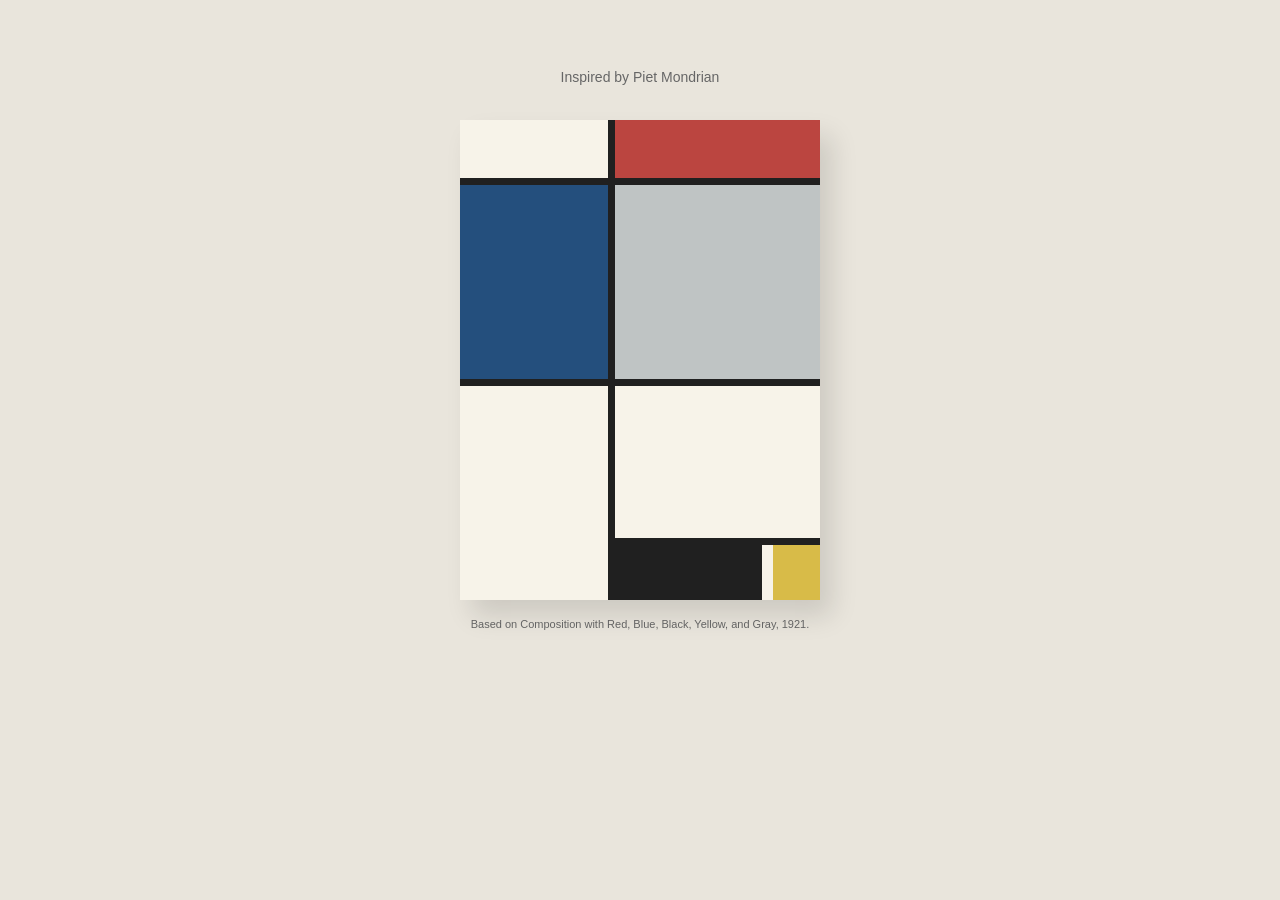
<file: index.html>
<!DOCTYPE html>
<html lang="en">
<head>
  <meta charset="UTF-8">
  <meta name="viewport" content="width=device-width, initial-scale=1.0">
  <title>Mondrian Artwork</title>
  <link rel="stylesheet" href="main.css">
</head>

<body>
  <main>
    <p class="intro">Inspired by Piet Mondrian</p>

    <div class="painting" aria-label="A composition of colored rectangles and black lines">
      <div class="block white-top"></div>
      <div class="block red"></div>

      <button class="block blue" aria-label="Light up the blue block"></button>

      <div class="block gray"></div>
      <div class="block white-middle"></div>
      <div class="block white-bottom"></div>
      <div class="block black"></div>
      <div class="block yellow"></div>

      <div class="line vertical"></div>
      <div class="line horizontal-top"></div>
      <div class="line horizontal-middle"></div>
      <div class="line horizontal-bottom"></div>
    </div>
    <p class="credit">
      Based on Composition with Red, Blue, Black, Yellow, and Gray, 1921.
    </p>
  </main>
</body>
</html>
</file>
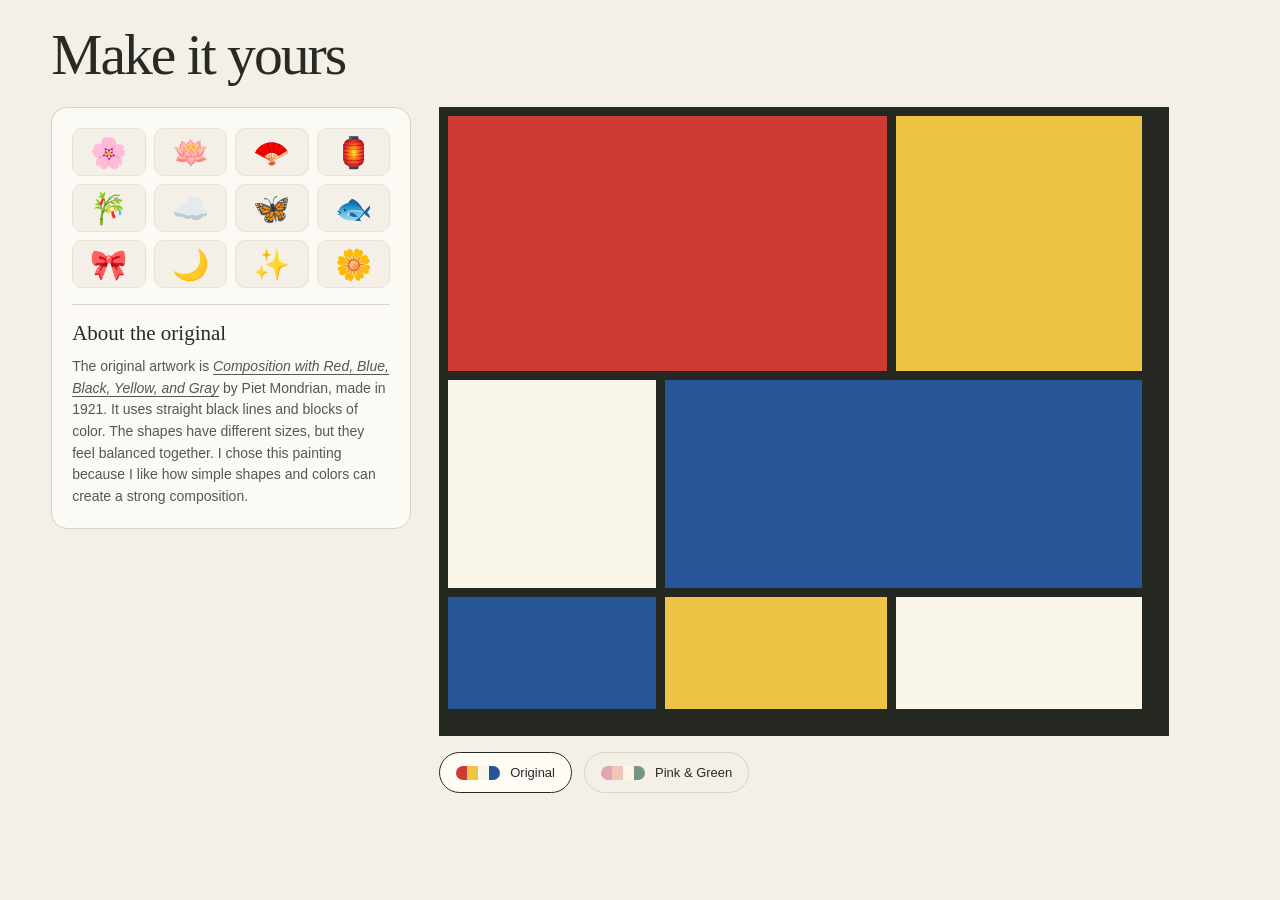
<file: sticker/index.html>
<!doctype html>
<html lang="en">
<head>
  <meta charset="utf-8">
  <meta name="viewport" content="width=device-width, initial-scale=1">
  <title>Sticker Study</title>
  <link rel="stylesheet" href="main.css?v=wide">
</head>
<body>
  <header><h1>Make it yours</h1></header>
  <main>
    <aside>
      <div class="stickers">
        <button data-sticker="sticker0" aria-label="Blossom" aria-pressed="false">🌸</button>
        <button data-sticker="sticker1" aria-label="Lotus" aria-pressed="false">🪷</button>
        <button data-sticker="sticker2" aria-label="Fan" aria-pressed="false">🪭</button>
        <button data-sticker="sticker3" aria-label="Lantern" aria-pressed="false">🏮</button>
        <button data-sticker="sticker4" aria-label="Bamboo" aria-pressed="false">🎋</button>
        <button data-sticker="sticker5" aria-label="Cloud" aria-pressed="false">☁️</button>
        <button data-sticker="sticker6" aria-label="Butterfly" aria-pressed="false">🦋</button>
        <button data-sticker="sticker7" aria-label="Fish" aria-pressed="false">🐟</button>
        <button data-sticker="sticker8" aria-label="Ribbon" aria-pressed="false">🎀</button>
        <button data-sticker="sticker9" aria-label="Moon" aria-pressed="false">🌙</button>
        <button data-sticker="sticker10" aria-label="Sparkles" aria-pressed="false">✨</button>
        <button data-sticker="sticker11" aria-label="Flower" aria-pressed="false">🌼</button>
      </div>
      <div class="about-original">
        <h2>About the original</h2>
        <p>The original artwork is <a href="https://www.moma.org/collection/works/79002/" target="_blank" rel="noopener noreferrer"><em>Composition with Red, Blue, Black, Yellow, and Gray</em></a> by Piet Mondrian, made in 1921. It uses straight black lines and blocks of color. The shapes have different sizes, but they feel balanced together. I chose this painting because I like how simple shapes and colors can create a strong composition.</p>
      </div>
    </aside>
    <section class="workspace" aria-label="Collage workspace">
      <div class="artwork" id="artwork" aria-label="Artwork with emoji stickers">
        <div class="blocks" aria-hidden="true">
          <div class="red"></div><div class="yellow"></div><div class="cream"></div><div class="blue"></div><div class="blue small"></div><div class="yellow bottom"></div><div class="cream last"></div>
        </div>
        <span class="emoji" id="sticker0" style="left:22%;top:19%" aria-hidden="true">🌸</span>
        <span class="emoji" id="sticker1" style="left:18%;top:67%" aria-hidden="true">🪷</span>
        <span class="emoji" id="sticker2" style="left:76%;top:80%" aria-hidden="true">🪭</span>
        <span class="emoji" id="sticker3" style="left:86%;top:20%" aria-hidden="true">🏮</span>
        <span class="emoji" id="sticker4" style="left:12%;top:42%" aria-hidden="true">🎋</span>
        <span class="emoji" id="sticker5" style="left:62%;top:16%" aria-hidden="true">☁️</span>
        <span class="emoji" id="sticker6" style="left:47%;top:46%" aria-hidden="true">🦋</span>
        <span class="emoji" id="sticker7" style="left:78%;top:52%" aria-hidden="true">🐟</span>
        <span class="emoji" id="sticker8" style="left:38%;top:82%" aria-hidden="true">🎀</span>
        <span class="emoji" id="sticker9" style="left:86%;top:40%" aria-hidden="true">🌙</span>
        <span class="emoji" id="sticker10" style="left:56%;top:66%" aria-hidden="true">✨</span>
        <span class="emoji" id="sticker11" style="left:40%;top:30%" aria-hidden="true">🌼</span>
      </div>
      <nav aria-label="Color palettes">
        <button id="original" class="active" aria-pressed="true"><i class="swatches original"></i>Original</button>
        <button id="pink" aria-pressed="false"><i class="swatches pink"></i>Pink &amp; Green</button>
      </nav>
    </section>
  </main>
  <script src="script.js"></script>
</body>
</html>
</file>
<file: main.css>
* {
  box-sizing: border-box;
}

body {
  margin: 0;
  min-height: 100vh;
  padding: 55px 20px;
  background: #e9e5dc;
  color: #222;
  font-family: Arial, Helvetica, sans-serif;
}

main {
  max-width: 600px;
  margin: auto;
  text-align: center;
}

.label {
  font-size: 11px;
  letter-spacing: 4px;
}

h1 {
  margin: 16px 0 10px;
  font-size: clamp(28px, 6vw, 42px);
  font-weight: 500;
}

.intro {
  margin-bottom: 35px;
  font-size: 14px;
  color: #666;
}

.painting {
  position: relative;
  isolation: isolate;
  width: min(100%, 360px);
  aspect-ratio: 3 / 4;
  margin: auto;
  background: #f7f3e9;
  box-shadow: 12px 16px 25px rgba(0, 0, 0, 0.12);
}

.block,
.line {
  position: absolute;
}

.white-top {
  top: 0;
  left: 0;
  width: 42%;
  height: 13%;
  background: #f7f3e9;
}

.red {
  top: 0;
  left: 42%;
  width: 58%;
  height: 13%;
  background: #bb4540;
}

.blue {
  top: 13%;
  left: 0;
  width: 42%;
  height: 42%;
  padding: 0;
  border: 0;
  border-radius: 0;
  background: #244f7d;
  cursor: pointer;
  transition: filter 0.3s, box-shadow 0.3s;
}

.blue:hover {
  filter: brightness(1.35);
}

.blue:focus {
  z-index: 3;
  filter: brightness(1.5);
  box-shadow:
    inset 0 0 22px rgba(255, 255, 255, 0.35),
    0 0 25px rgba(72, 155, 255, 0.65);
  outline: 2px solid #c5e5ff;
  outline-offset: -5px;
}

.gray {
  top: 13%;
  left: 42%;
  width: 58%;
  height: 42%;
  background: #bfc4c4;
}

.white-middle {
  top: 55%;
  left: 0;
  width: 42%;
  height: 33%;
  background: #f7f3e9;
}

.white-bottom {
  top: 55%;
  left: 42%;
  width: 58%;
  height: 33%;
  background: #f7f3e9;
}

.black {
  top: 88%;
  left: 42%;
  width: 42%;
  height: 12%;
  background: #202020;
}

.yellow {
  top: 88%;
  left: 87%;
  width: 13%;
  height: 12%;
  background: #d8bb48;
}

.line {
  z-index: 2;
  background: #202020;
  pointer-events: none;
}

.vertical {
  top: 0;
  left: 41%;
  width: 2%;
  height: 100%;
}

.horizontal-top {
  top: 12%;
  left: 0;
  width: 100%;
  height: 1.5%;
}

.horizontal-middle {
  top: 54%;
  left: 0;
  width: 100%;
  height: 1.5%;
}

.horizontal-bottom {
  top: 87%;
  left: 42%;
  width: 58%;
  height: 1.5%;
}

.hint {
  margin-top: 30px;
  font-size: 13px;
}

.credit {
  margin-top: 16px;
  font-size: 11px;
  line-height: 1.6;
  color: #666;
}
</file>
<file: sticker/main.css>
* { box-sizing: border-box; }
body { margin: 0; padding: 22px 4vw; background: #f5f0e7; color: #282a26; font-family: Arial, sans-serif; }
header { margin-bottom: 20px; }
header span { font-size: 11px; letter-spacing: 2px; }
h1 { font-family: Georgia, serif; font-size: clamp(38px, 4.5vw, 60px); font-weight: normal; letter-spacing: -2px; margin: 0; }
header p { color: #797a72; font-size: 14px; }
main { display: flex; gap: 28px; align-items: flex-start; max-width: 1280px; }
aside { width: 360px; flex-shrink: 0; padding: 20px; border: 1px solid #d8d2c8; border-radius: 16px; background: #fcfaf5; }
h2 { font: normal 24px Georgia, serif; margin: 0 0 12px; }
aside p { font-size: 12px; line-height: 1.7; color: #75766e; }
.stickers { display: grid; grid-template-columns: repeat(4, 1fr); gap: 8px; margin: 0; }
button { cursor: pointer; color: inherit; font: inherit; }
button:focus-visible { outline: 3px solid #59876d; outline-offset: 3px; }
.stickers button { height: 48px; font-size: 30px; border: 1px solid #e8e1d7; background: #f5f0e7; border-radius: 10px; }
.stickers button:hover { background: #eaded8; transform: rotate(-7deg); }
.workspace { flex: 1; min-width: 0; max-width: 730px; }
.artwork { --red: #ce3b35; --yellow: #edc443; --blue: #285498; --cream: #f9f5e9; position: relative; aspect-ratio: 1.16; border: 9px solid #242820; background: #242820; overflow: hidden; }
.artwork.pastel { --red: #e3a6b1; --yellow: #efc5b6; --blue: #769484; --cream: #fff4e5; }
.blocks { width: 100%; height: 100%; display: grid; grid-template-columns: 30% 32% 1fr; grid-template-rows: 43% 35% 1fr; gap: 9px; padding-right: 18px; padding-bottom: 18px; }
.red { background: var(--red); grid-column: span 2; }
.yellow { background: var(--yellow); }
.cream { background: var(--cream); }
.blue { background: var(--blue); grid-column: span 2; }
.small { grid-column: span 1; }

nav { display: flex; gap: 12px; margin: 16px 0 0; flex-wrap: wrap; }
nav button { display: flex; align-items: center; gap: 10px; padding: 12px 16px; border: 1px solid #d8d2c8; background: transparent; border-radius: 24px; font-size: 13px; }
nav button.active { border-color: #282a26; background: #fffcf6; }
.swatches { width: 44px; height: 14px; border-radius: 8px; display: inline-block; }
.swatches.original { background: linear-gradient(to right, #ce3b35 25%, #edc443 25% 50%, #f9f5e9 50% 75%, #285498 75%); }
.swatches.pink { background: linear-gradient(to right, #e3a6b1 25%, #efc5b6 25% 50%, #fff4e5 50% 75%, #769484 75%); }
.actions { display: flex; gap: 16px; align-items: center; flex-wrap: wrap; font-size: 11px; }
.actions button { border: 0; border-bottom: 1px solid #aca99e; background: transparent; padding: 5px 0; }
#status { color: #797a72; }
footer { margin-top: 42px; font-size: 10px; letter-spacing: 2px; color: #797a72; }
@media (max-width: 640px) { body { padding: 24px 20px; } main { flex-direction: column; gap: 20px; } aside { width: 100%; } .stickers { grid-template-columns: repeat(6, 1fr); margin: 12px 0; } .stickers button { height: 42px; font-size: 25px; } .workspace { width: 100%; } .tip { display: none; } .emoji { font-size: 36px; } }

/* All stickers already exist in HTML. JavaScript only shows or hides them. */
.emoji { display: none; position: absolute; font-size: clamp(28px, 5vw, 52px); line-height: 1; transform: translate(-50%, -50%); pointer-events: none; }
.emoji.visible { display: block; }
.stickers button.active { background: #e2e9df; border-color: #71866a; }

/* Introduction to the original painting. */
.about-original { margin-top: 16px; padding-top: 16px; border-top: 1px solid #d8d2c8; }
.about-original h2 { margin: 0 0 10px; font: normal 21px Georgia, serif; }
.about-original p { margin: 0; max-width: 65ch; font-size: 14px; line-height: 1.55; color: #55584e; }
.about-original a { color: inherit; text-decoration-thickness: 1px; text-underline-offset: 3px; }

/* Keep the canvas and palettes visible on shorter desktop screens. */
@media (min-width: 900px) {
  .workspace { max-width: min(730px, calc((100vh - 180px) * 1.16)); }
}
@media (min-width: 641px) and (max-width: 899px) {
  aside { width: 320px; }
  main { gap: 20px; }
}
</file>
